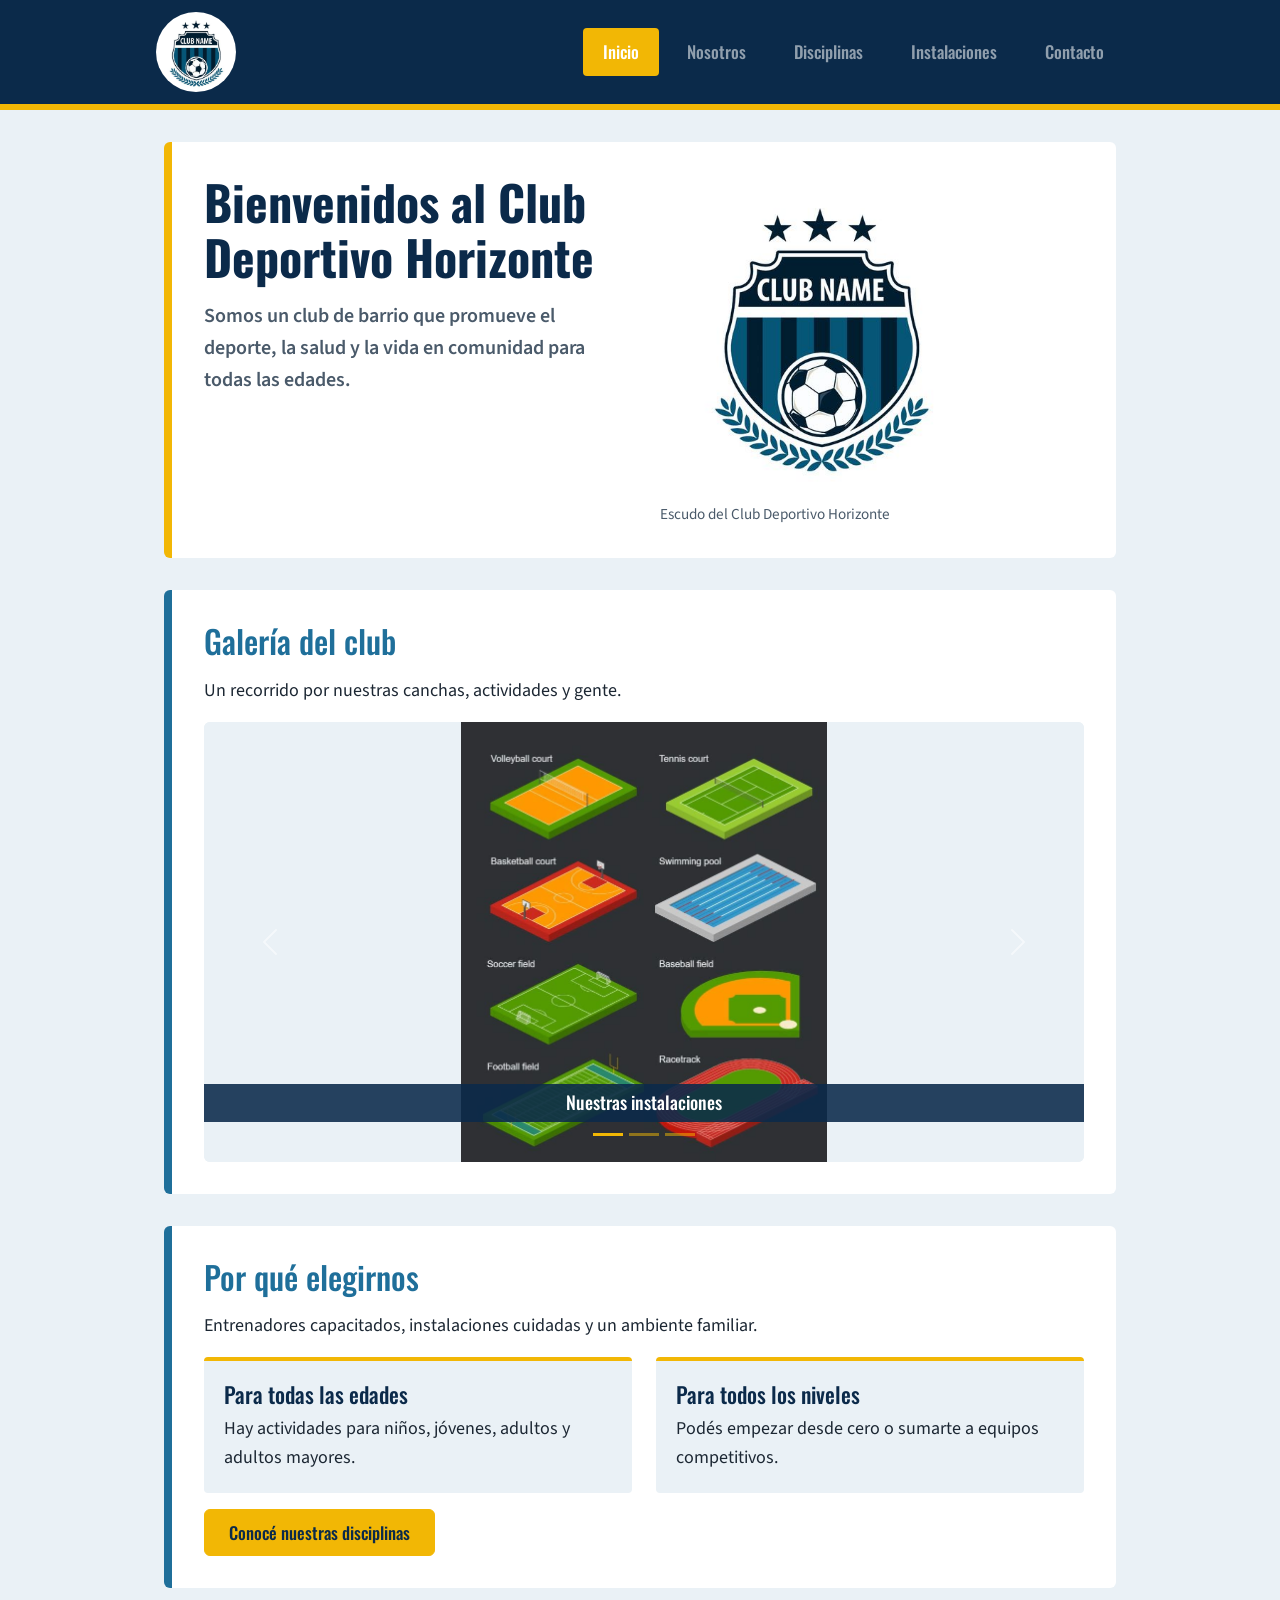
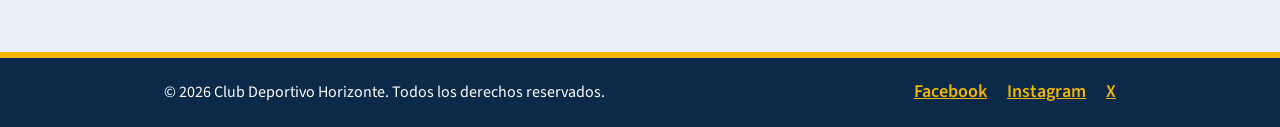
<file: index.html>
<!DOCTYPE html>
<html lang="es">
<head>
  <meta charset="UTF-8">
  <meta name="viewport" content="width=device-width, initial-scale=1.0">
  <title>Club Deportivo Horizonte | Deporte para toda la familia</title>
  <meta name="description" content="Club Deportivo Horizonte: un club de barrio con fútbol, básquet y natación para todas las edades. Conocé nuestras actividades, instalaciones y cómo asociarte.">
  <meta name="keywords" content="club deportivo, club de barrio, fútbol, básquet, natación, deporte para toda la familia, Buenos Aires">
  <meta name="author" content="Agustin">
  <link rel="icon" type="image/jpeg" href="assets/img/logo.jpg">
  <link rel="preconnect" href="https://fonts.googleapis.com">
  <link rel="preconnect" href="https://fonts.gstatic.com" crossorigin>
  <link href="https://fonts.googleapis.com/css2?family=Oswald:wght@500;700&family=Source+Sans+3:wght@400;600&display=swap" rel="stylesheet">
  <!-- Bootstrap (CSS por CDN): va antes de nuestro CSS para poder personalizarlo -->
  <link href="https://cdn.jsdelivr.net/npm/bootstrap@5.3.3/dist/css/bootstrap.min.css" rel="stylesheet">
  <!-- AOS: animaciones al hacer scroll -->
  <link href="https://cdn.jsdelivr.net/npm/aos@2.3.1/dist/aos.css" rel="stylesheet">
  <link rel="stylesheet" href="styles/style.css">
</head>
<body class="pagina">

  <header class="encabezado">
    <nav class="navbar navbar-expand-lg navbar-club" data-bs-theme="dark" aria-label="Navegación principal">
      <div class="container-fluid navbar__contenedor">
        <a class="navbar-brand logo" href="index.html">
          <img class="logo__imagen" src="assets/img/logo.jpg" alt="Escudo del Club Deportivo Horizonte">
        </a>
        <button class="navbar-toggler menu__boton" type="button" data-bs-toggle="collapse" data-bs-target="#menu-principal" aria-controls="menu-principal" aria-expanded="false" aria-label="Abrir o cerrar el menú">
          <span class="navbar-toggler-icon"></span>
        </button>
        <div class="collapse navbar-collapse" id="menu-principal">
          <ul class="navbar-nav ms-auto menu__lista">
            <li class="nav-item"><a class="nav-link menu__enlace menu__enlace--activo active" aria-current="page" href="index.html">Inicio</a></li>
            <li class="nav-item"><a class="nav-link menu__enlace" href="pages/nosotros.html">Nosotros</a></li>
            <li class="nav-item"><a class="nav-link menu__enlace" href="pages/disciplinas.html">Disciplinas</a></li>
            <li class="nav-item"><a class="nav-link menu__enlace" href="pages/instalaciones.html">Instalaciones</a></li>
            <li class="nav-item"><a class="nav-link menu__enlace" href="pages/contacto.html">Contacto</a></li>
          </ul>
        </div>
      </div>
    </nav>
  </header>

  <main class="contenido">
    <section class="seccion seccion--principal">
      <h1 class="titulo-principal">Bienvenidos al Club Deportivo Horizonte</h1>
      <p class="texto texto--destacado">Somos un club de barrio que promueve el deporte, la salud y la vida en comunidad para todas las edades.</p>
      <figure class="figura figura--escudo" data-aos="zoom-in" data-aos-delay="200">
        <img class="figura__imagen" src="assets/img/logo.jpg" alt="Escudo del Club Deportivo Horizonte">
        <figcaption class="figura__leyenda">Escudo del Club Deportivo Horizonte</figcaption>
      </figure>
    </section>

    <section class="seccion" data-aos="fade-up">
      <h2 class="titulo-seccion">Galería del club</h2>
      <p class="texto">Un recorrido por nuestras canchas, actividades y gente.</p>
      <div id="galeria-club" class="carousel slide galeria" data-bs-ride="carousel" aria-label="Galería de imágenes del club">
        <div class="carousel-indicators">
        <button type="button" class="galeria__indicador active" data-bs-target="#galeria-club" data-bs-slide-to="0" aria-current="true" aria-label="Imagen 1"></button>
        <button type="button" class="galeria__indicador" data-bs-target="#galeria-club" data-bs-slide-to="1" aria-label="Imagen 2"></button>
        <button type="button" class="galeria__indicador" data-bs-target="#galeria-club" data-bs-slide-to="2" aria-label="Imagen 3"></button>
        </div>
        <div class="carousel-inner galeria__marco">
        <div class="carousel-item active">
          <img class="d-block w-100 galeria__imagen" src="assets/img/instalaciones.jpg" alt="Canchas para cada deporte del club">
          <div class="carousel-caption galeria__leyenda">
            <h3 class="galeria__titulo">Nuestras instalaciones</h3>
          </div>
        </div>
        <div class="carousel-item">
          <img class="d-block w-100 galeria__imagen" src="assets/img/disciplinas.jpg" alt="Distintos deportes que se practican en el club">
          <div class="carousel-caption galeria__leyenda">
            <h3 class="galeria__titulo">Disciplinas para todos</h3>
          </div>
        </div>
        <div class="carousel-item">
          <img class="d-block w-100 galeria__imagen" src="assets/img/nosotros.jpg" alt="Personas del club saludando">
          <div class="carousel-caption galeria__leyenda">
            <h3 class="galeria__titulo">Una gran comunidad</h3>
          </div>
        </div>
        </div>
        <button class="carousel-control-prev galeria__control" type="button" data-bs-target="#galeria-club" data-bs-slide="prev">
          <span class="carousel-control-prev-icon" aria-hidden="true"></span>
          <span class="visually-hidden">Imagen anterior</span>
        </button>
        <button class="carousel-control-next galeria__control" type="button" data-bs-target="#galeria-club" data-bs-slide="next">
          <span class="carousel-control-next-icon" aria-hidden="true"></span>
          <span class="visually-hidden">Imagen siguiente</span>
        </button>
      </div>
    </section>

    <section class="seccion" data-aos="fade-up">
      <h2 class="titulo-seccion">Por qué elegirnos</h2>
      <p class="texto">Entrenadores capacitados, instalaciones cuidadas y un ambiente familiar.</p>
      <div class="tarjetas">
          <article class="tarjeta" data-aos="fade-up" data-aos-delay="0">
            <h3 class="tarjeta__titulo">Para todas las edades</h3>
            <p class="texto">Hay actividades para niños, jóvenes, adultos y adultos mayores.</p>
          </article>
          <article class="tarjeta" data-aos="fade-up" data-aos-delay="100">
            <h3 class="tarjeta__titulo">Para todos los niveles</h3>
            <p class="texto">Podés empezar desde cero o sumarte a equipos competitivos.</p>
          </article>
      </div>
      <div class="acciones">
        <a class="btn boton" href="pages/disciplinas.html">Conocé nuestras disciplinas</a>
      </div>
    </section>
  </main>

  <footer class="pie">
    <div class="pie__contenido">
      <p class="pie__texto">&copy; 2026 Club Deportivo Horizonte. Todos los derechos reservados.</p>
      <ul class="pie__redes">
        <li><a class="pie__enlace" href="https://www.facebook.com/" target="_blank" rel="noopener">Facebook</a></li>
        <li><a class="pie__enlace" href="https://www.instagram.com/" target="_blank" rel="noopener">Instagram</a></li>
        <li><a class="pie__enlace" href="https://x.com/" target="_blank" rel="noopener">X</a></li>
      </ul>
    </div>
  </footer>

  <!-- Bootstrap (JS por CDN): va justo antes de cerrar el body -->
  <script src="https://cdn.jsdelivr.net/npm/bootstrap@5.3.3/dist/js/bootstrap.bundle.min.js"></script>
  <!-- AOS (JS por CDN) y su inicialización -->
  <script src="https://cdn.jsdelivr.net/npm/aos@2.3.1/dist/aos.js"></script>
  <script>
    AOS.init({ duration: 800, once: true });
  </script>
</body>
</html>
</file>
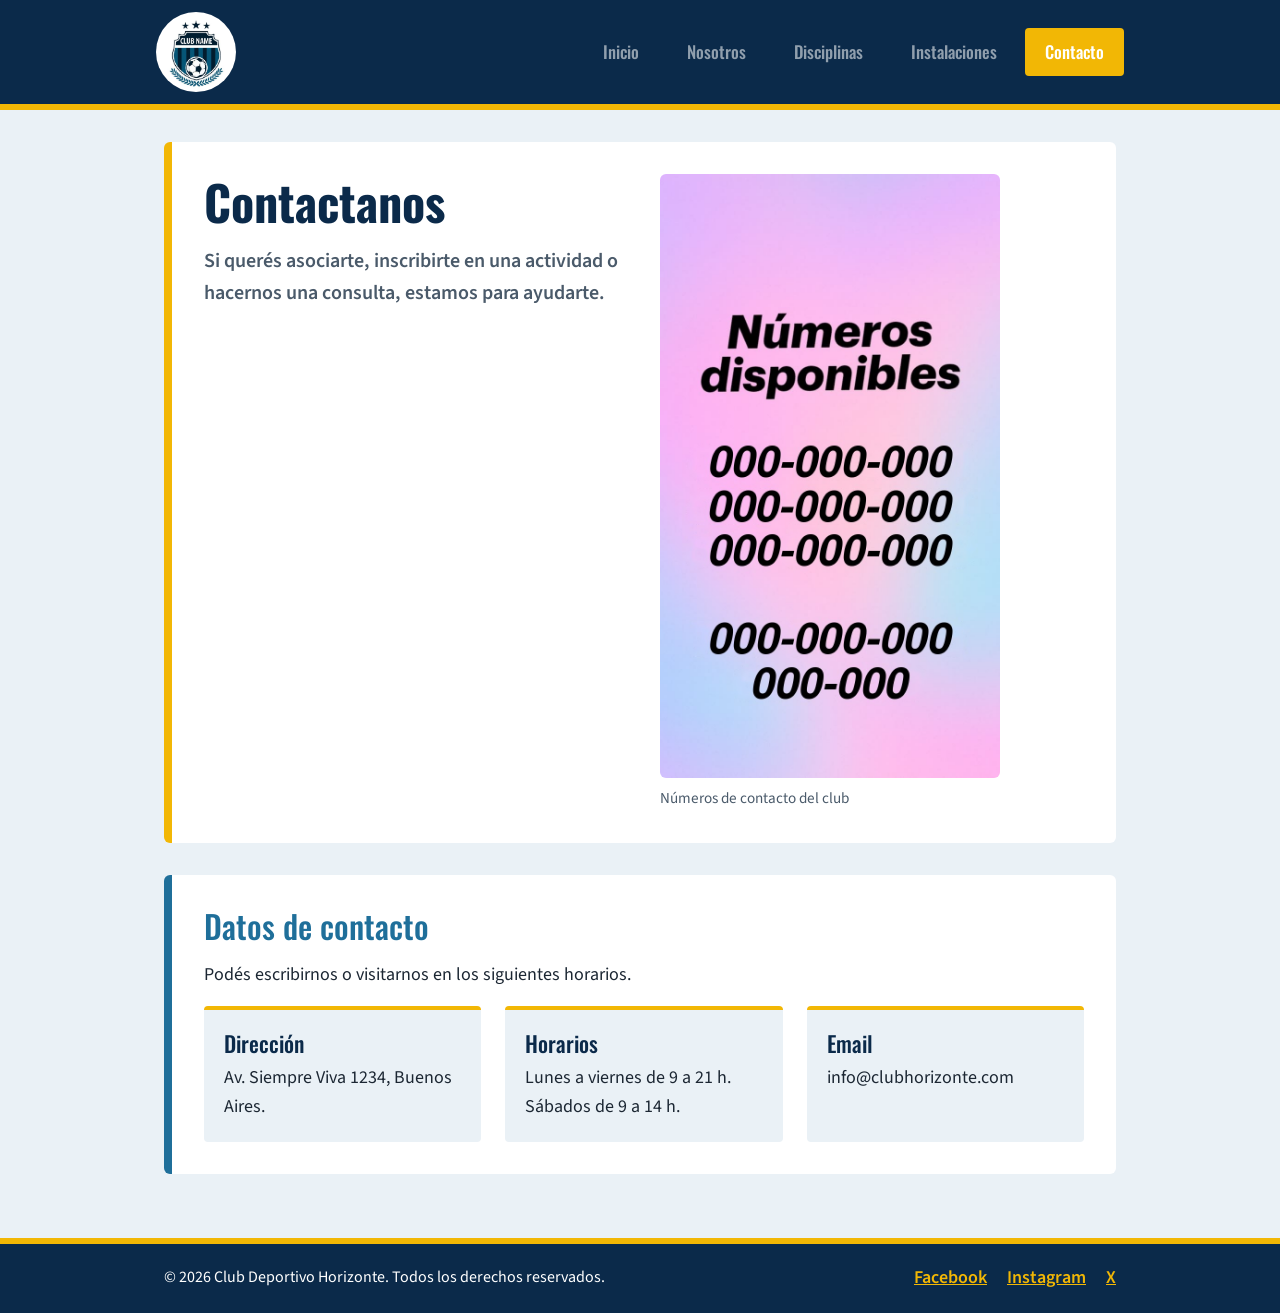
<file: pages/contacto.html>
<!DOCTYPE html>
<html lang="es">
<head>
  <meta charset="UTF-8">
  <meta name="viewport" content="width=device-width, initial-scale=1.0">
  <title>Contacto y horarios de atención | Club Deportivo Horizonte</title>
  <meta name="description" content="Contactá al Club Deportivo Horizonte: dirección, horarios de atención y email para asociarte, inscribirte en una actividad o hacer una consulta.">
  <meta name="keywords" content="contacto del club, horarios de atención, dirección del club, inscripción, asociarse, consultas">
  <meta name="author" content="Agustin">
  <link rel="icon" type="image/jpeg" href="../assets/img/logo.jpg">
  <link rel="preconnect" href="https://fonts.googleapis.com">
  <link rel="preconnect" href="https://fonts.gstatic.com" crossorigin>
  <link href="https://fonts.googleapis.com/css2?family=Oswald:wght@500;700&family=Source+Sans+3:wght@400;600&display=swap" rel="stylesheet">
  <!-- Bootstrap (CSS por CDN): va antes de nuestro CSS para poder personalizarlo -->
  <link href="https://cdn.jsdelivr.net/npm/bootstrap@5.3.3/dist/css/bootstrap.min.css" rel="stylesheet">
  <!-- AOS: animaciones al hacer scroll -->
  <link href="https://cdn.jsdelivr.net/npm/aos@2.3.1/dist/aos.css" rel="stylesheet">
  <link rel="stylesheet" href="../styles/style.css">
</head>
<body class="pagina">

  <header class="encabezado">
    <nav class="navbar navbar-expand-lg navbar-club" data-bs-theme="dark" aria-label="Navegación principal">
      <div class="container-fluid navbar__contenedor">
        <a class="navbar-brand logo" href="../index.html">
          <img class="logo__imagen" src="../assets/img/logo.jpg" alt="Escudo del Club Deportivo Horizonte">
        </a>
        <button class="navbar-toggler menu__boton" type="button" data-bs-toggle="collapse" data-bs-target="#menu-principal" aria-controls="menu-principal" aria-expanded="false" aria-label="Abrir o cerrar el menú">
          <span class="navbar-toggler-icon"></span>
        </button>
        <div class="collapse navbar-collapse" id="menu-principal">
          <ul class="navbar-nav ms-auto menu__lista">
            <li class="nav-item"><a class="nav-link menu__enlace" href="../index.html">Inicio</a></li>
            <li class="nav-item"><a class="nav-link menu__enlace" href="nosotros.html">Nosotros</a></li>
            <li class="nav-item"><a class="nav-link menu__enlace" href="disciplinas.html">Disciplinas</a></li>
            <li class="nav-item"><a class="nav-link menu__enlace" href="instalaciones.html">Instalaciones</a></li>
            <li class="nav-item"><a class="nav-link menu__enlace menu__enlace--activo active" aria-current="page" href="contacto.html">Contacto</a></li>
          </ul>
        </div>
      </div>
    </nav>
  </header>

  <main class="contenido">
    <section class="seccion seccion--principal">
      <h1 class="titulo-principal">Contactanos</h1>
      <p class="texto texto--destacado">Si querés asociarte, inscribirte en una actividad o hacernos una consulta, estamos para ayudarte.</p>
      <figure class="figura figura--vertical" data-aos="zoom-in" data-aos-delay="200">
        <img class="figura__imagen" src="../assets/img/contacto.jpg" alt="Números de contacto del club">
        <figcaption class="figura__leyenda">Números de contacto del club</figcaption>
      </figure>
    </section>

    <section class="seccion" data-aos="fade-up">
      <h2 class="titulo-seccion">Datos de contacto</h2>
      <p class="texto">Podés escribirnos o visitarnos en los siguientes horarios.</p>
      <div class="tarjetas">
          <article class="tarjeta" data-aos="fade-up" data-aos-delay="0">
            <h3 class="tarjeta__titulo">Dirección</h3>
            <p class="texto">Av. Siempre Viva 1234, Buenos Aires.</p>
          </article>
          <article class="tarjeta" data-aos="fade-up" data-aos-delay="100">
            <h3 class="tarjeta__titulo">Horarios</h3>
            <p class="texto">Lunes a viernes de 9 a 21 h. Sábados de 9 a 14 h.</p>
          </article>
          <article class="tarjeta" data-aos="fade-up" data-aos-delay="200">
            <h3 class="tarjeta__titulo">Email</h3>
            <p class="texto">info@clubhorizonte.com</p>
          </article>
      </div>
    </section>
  </main>

  <footer class="pie">
    <div class="pie__contenido">
      <p class="pie__texto">&copy; 2026 Club Deportivo Horizonte. Todos los derechos reservados.</p>
      <ul class="pie__redes">
        <li><a class="pie__enlace" href="https://www.facebook.com/" target="_blank" rel="noopener">Facebook</a></li>
        <li><a class="pie__enlace" href="https://www.instagram.com/" target="_blank" rel="noopener">Instagram</a></li>
        <li><a class="pie__enlace" href="https://x.com/" target="_blank" rel="noopener">X</a></li>
      </ul>
    </div>
  </footer>

  <!-- Bootstrap (JS por CDN): va justo antes de cerrar el body -->
  <script src="https://cdn.jsdelivr.net/npm/bootstrap@5.3.3/dist/js/bootstrap.bundle.min.js"></script>
  <!-- AOS (JS por CDN) y su inicialización -->
  <script src="https://cdn.jsdelivr.net/npm/aos@2.3.1/dist/aos.js"></script>
  <script>
    AOS.init({ duration: 800, once: true });
  </script>
</body>
</html>
</file>
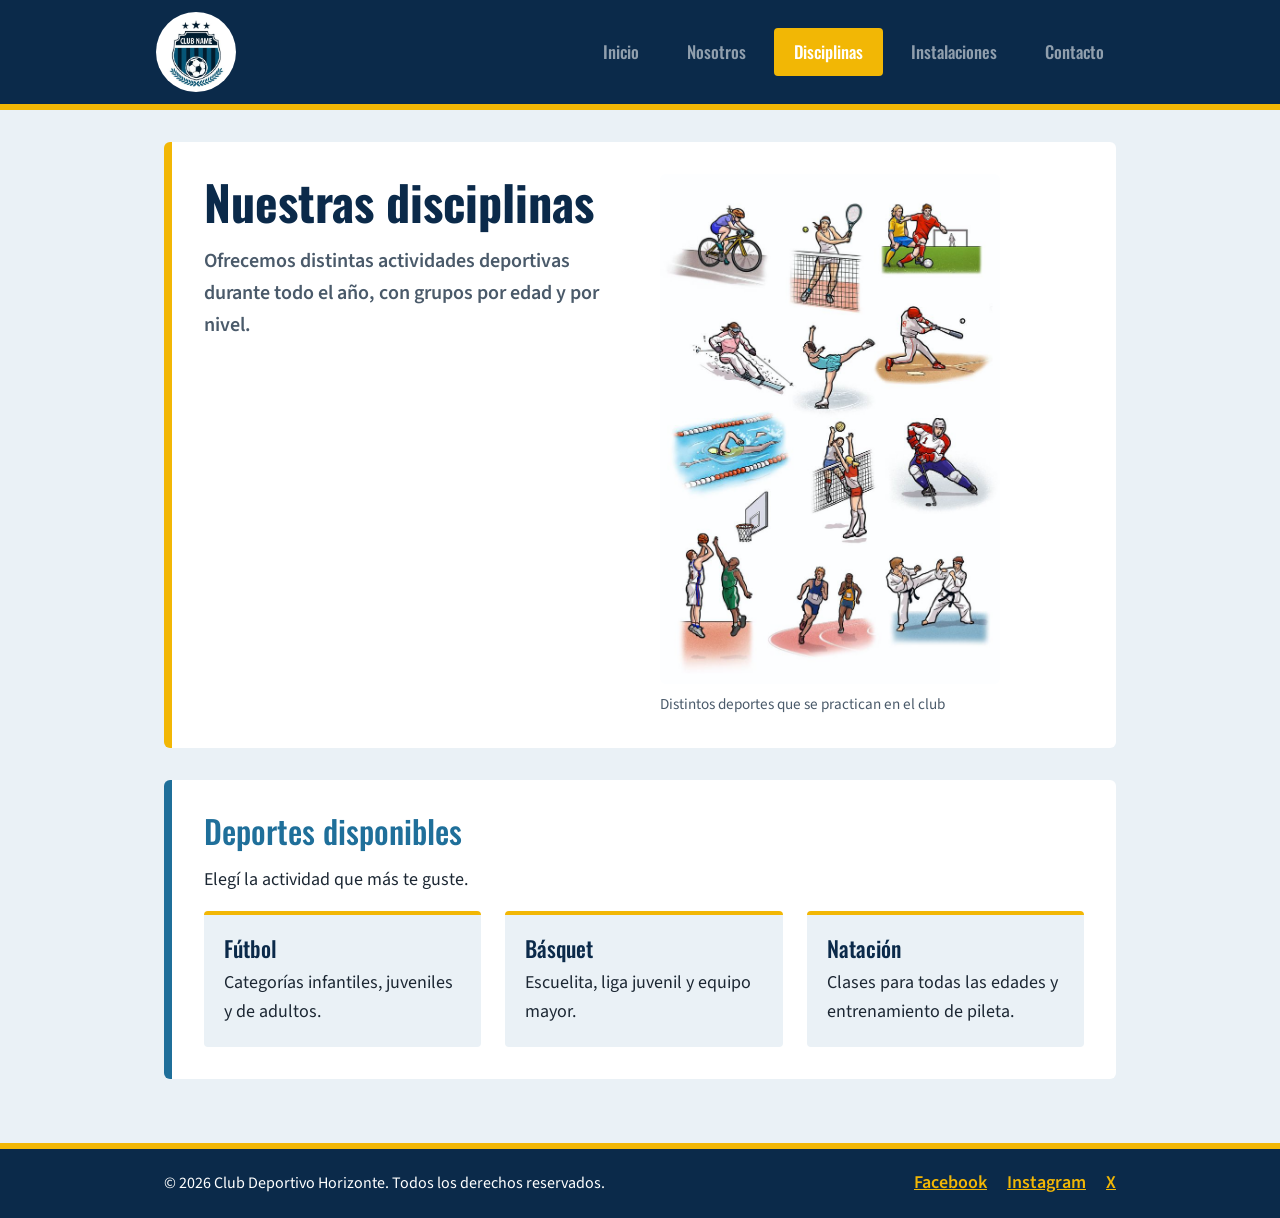
<file: pages/disciplinas.html>
<!DOCTYPE html>
<html lang="es">
<head>
  <meta charset="UTF-8">
  <meta name="viewport" content="width=device-width, initial-scale=1.0">
  <title>Disciplinas: fútbol, básquet y natación | Club Horizonte</title>
  <meta name="description" content="Descubrí las disciplinas del Club Deportivo Horizonte: fútbol, básquet y natación con grupos por edad y por nivel, desde escuelitas hasta equipos competitivos.">
  <meta name="keywords" content="disciplinas deportivas, escuelita de fútbol, básquet juvenil, clases de natación, deportes para niños y adultos">
  <meta name="author" content="Agustin">
  <link rel="icon" type="image/jpeg" href="../assets/img/logo.jpg">
  <link rel="preconnect" href="https://fonts.googleapis.com">
  <link rel="preconnect" href="https://fonts.gstatic.com" crossorigin>
  <link href="https://fonts.googleapis.com/css2?family=Oswald:wght@500;700&family=Source+Sans+3:wght@400;600&display=swap" rel="stylesheet">
  <!-- Bootstrap (CSS por CDN): va antes de nuestro CSS para poder personalizarlo -->
  <link href="https://cdn.jsdelivr.net/npm/bootstrap@5.3.3/dist/css/bootstrap.min.css" rel="stylesheet">
  <!-- AOS: animaciones al hacer scroll -->
  <link href="https://cdn.jsdelivr.net/npm/aos@2.3.1/dist/aos.css" rel="stylesheet">
  <link rel="stylesheet" href="../styles/style.css">
</head>
<body class="pagina">

  <header class="encabezado">
    <nav class="navbar navbar-expand-lg navbar-club" data-bs-theme="dark" aria-label="Navegación principal">
      <div class="container-fluid navbar__contenedor">
        <a class="navbar-brand logo" href="../index.html">
          <img class="logo__imagen" src="../assets/img/logo.jpg" alt="Escudo del Club Deportivo Horizonte">
        </a>
        <button class="navbar-toggler menu__boton" type="button" data-bs-toggle="collapse" data-bs-target="#menu-principal" aria-controls="menu-principal" aria-expanded="false" aria-label="Abrir o cerrar el menú">
          <span class="navbar-toggler-icon"></span>
        </button>
        <div class="collapse navbar-collapse" id="menu-principal">
          <ul class="navbar-nav ms-auto menu__lista">
            <li class="nav-item"><a class="nav-link menu__enlace" href="../index.html">Inicio</a></li>
            <li class="nav-item"><a class="nav-link menu__enlace" href="nosotros.html">Nosotros</a></li>
            <li class="nav-item"><a class="nav-link menu__enlace menu__enlace--activo active" aria-current="page" href="disciplinas.html">Disciplinas</a></li>
            <li class="nav-item"><a class="nav-link menu__enlace" href="instalaciones.html">Instalaciones</a></li>
            <li class="nav-item"><a class="nav-link menu__enlace" href="contacto.html">Contacto</a></li>
          </ul>
        </div>
      </div>
    </nav>
  </header>

  <main class="contenido">
    <section class="seccion seccion--principal">
      <h1 class="titulo-principal">Nuestras disciplinas</h1>
      <p class="texto texto--destacado">Ofrecemos distintas actividades deportivas durante todo el año, con grupos por edad y por nivel.</p>
      <figure class="figura figura--vertical" data-aos="zoom-in" data-aos-delay="200">
        <img class="figura__imagen" src="../assets/img/disciplinas.jpg" alt="Distintos deportes que se practican en el club">
        <figcaption class="figura__leyenda">Distintos deportes que se practican en el club</figcaption>
      </figure>
    </section>

    <section class="seccion" data-aos="fade-up">
      <h2 class="titulo-seccion">Deportes disponibles</h2>
      <p class="texto">Elegí la actividad que más te guste.</p>
      <div class="tarjetas">
          <article class="tarjeta" data-aos="fade-up" data-aos-delay="0">
            <h3 class="tarjeta__titulo">Fútbol</h3>
            <p class="texto">Categorías infantiles, juveniles y de adultos.</p>
          </article>
          <article class="tarjeta" data-aos="fade-up" data-aos-delay="100">
            <h3 class="tarjeta__titulo">Básquet</h3>
            <p class="texto">Escuelita, liga juvenil y equipo mayor.</p>
          </article>
          <article class="tarjeta" data-aos="fade-up" data-aos-delay="200">
            <h3 class="tarjeta__titulo">Natación</h3>
            <p class="texto">Clases para todas las edades y entrenamiento de pileta.</p>
          </article>
      </div>
    </section>
  </main>

  <footer class="pie">
    <div class="pie__contenido">
      <p class="pie__texto">&copy; 2026 Club Deportivo Horizonte. Todos los derechos reservados.</p>
      <ul class="pie__redes">
        <li><a class="pie__enlace" href="https://www.facebook.com/" target="_blank" rel="noopener">Facebook</a></li>
        <li><a class="pie__enlace" href="https://www.instagram.com/" target="_blank" rel="noopener">Instagram</a></li>
        <li><a class="pie__enlace" href="https://x.com/" target="_blank" rel="noopener">X</a></li>
      </ul>
    </div>
  </footer>

  <!-- Bootstrap (JS por CDN): va justo antes de cerrar el body -->
  <script src="https://cdn.jsdelivr.net/npm/bootstrap@5.3.3/dist/js/bootstrap.bundle.min.js"></script>
  <!-- AOS (JS por CDN) y su inicialización -->
  <script src="https://cdn.jsdelivr.net/npm/aos@2.3.1/dist/aos.js"></script>
  <script>
    AOS.init({ duration: 800, once: true });
  </script>
</body>
</html>
</file>
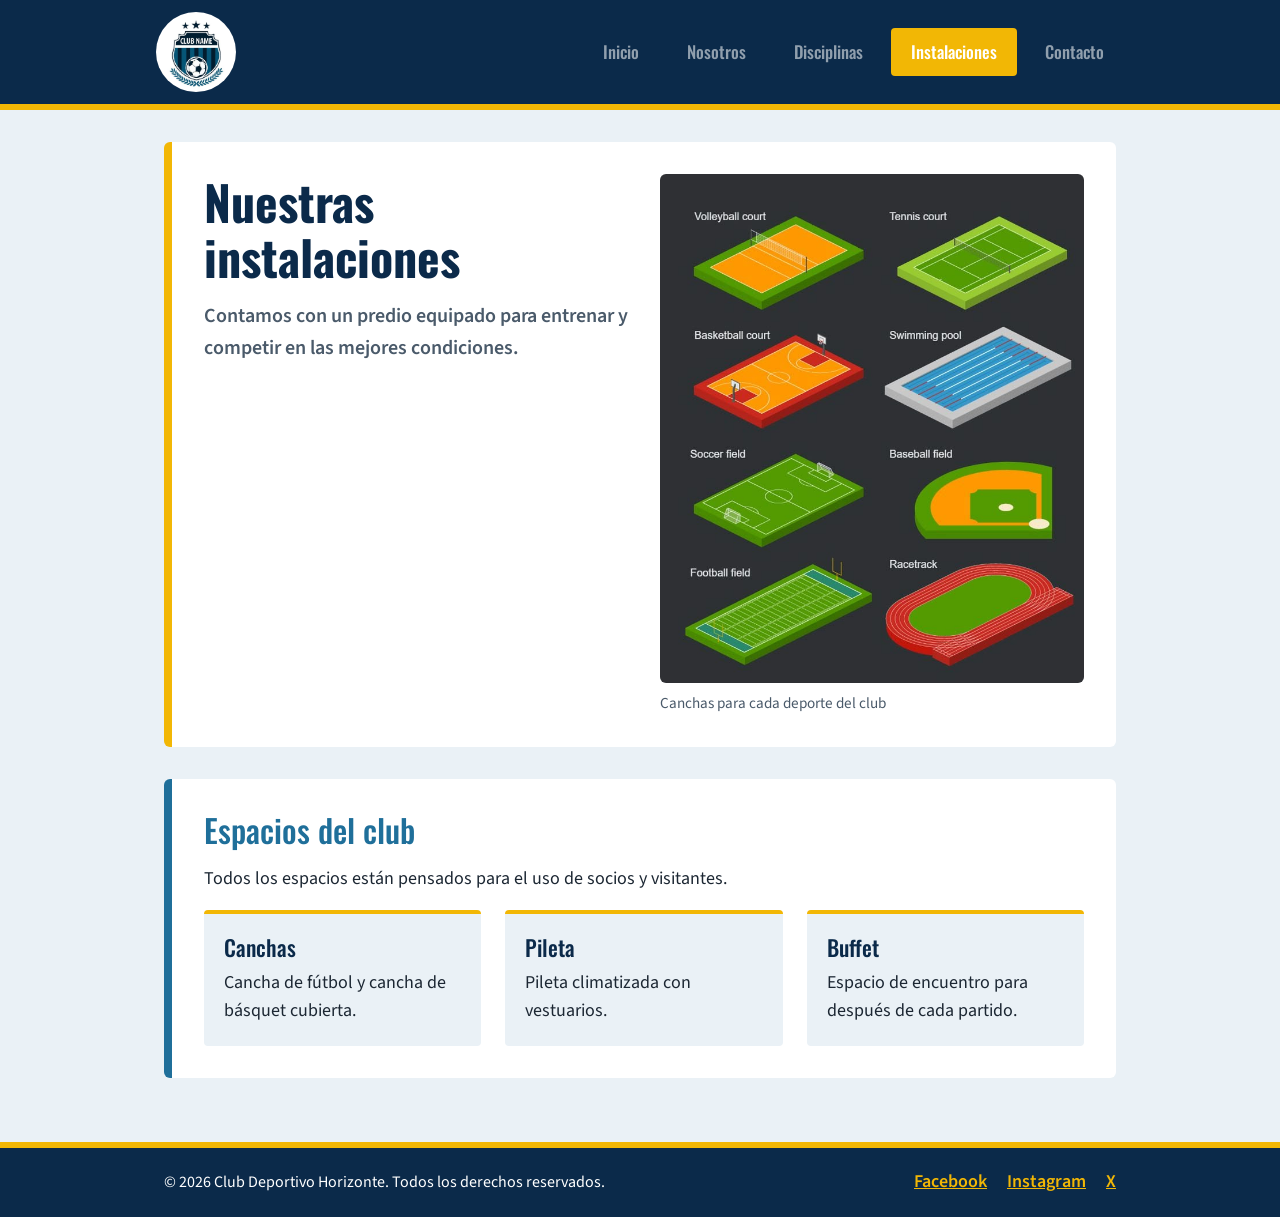
<file: pages/instalaciones.html>
<!DOCTYPE html>
<html lang="es">
<head>
  <meta charset="UTF-8">
  <meta name="viewport" content="width=device-width, initial-scale=1.0">
  <title>Instalaciones: canchas, pileta y buffet | Club Horizonte</title>
  <meta name="description" content="Recorré las instalaciones del Club Deportivo Horizonte: cancha de fútbol, cancha de básquet cubierta, pileta climatizada con vestuarios y buffet para después de cada partido.">
  <meta name="keywords" content="instalaciones del club, cancha de fútbol, cancha de básquet cubierta, pileta climatizada, vestuarios, buffet">
  <meta name="author" content="Agustin">
  <link rel="icon" type="image/jpeg" href="../assets/img/logo.jpg">
  <link rel="preconnect" href="https://fonts.googleapis.com">
  <link rel="preconnect" href="https://fonts.gstatic.com" crossorigin>
  <link href="https://fonts.googleapis.com/css2?family=Oswald:wght@500;700&family=Source+Sans+3:wght@400;600&display=swap" rel="stylesheet">
  <!-- Bootstrap (CSS por CDN): va antes de nuestro CSS para poder personalizarlo -->
  <link href="https://cdn.jsdelivr.net/npm/bootstrap@5.3.3/dist/css/bootstrap.min.css" rel="stylesheet">
  <!-- AOS: animaciones al hacer scroll -->
  <link href="https://cdn.jsdelivr.net/npm/aos@2.3.1/dist/aos.css" rel="stylesheet">
  <link rel="stylesheet" href="../styles/style.css">
</head>
<body class="pagina">

  <header class="encabezado">
    <nav class="navbar navbar-expand-lg navbar-club" data-bs-theme="dark" aria-label="Navegación principal">
      <div class="container-fluid navbar__contenedor">
        <a class="navbar-brand logo" href="../index.html">
          <img class="logo__imagen" src="../assets/img/logo.jpg" alt="Escudo del Club Deportivo Horizonte">
        </a>
        <button class="navbar-toggler menu__boton" type="button" data-bs-toggle="collapse" data-bs-target="#menu-principal" aria-controls="menu-principal" aria-expanded="false" aria-label="Abrir o cerrar el menú">
          <span class="navbar-toggler-icon"></span>
        </button>
        <div class="collapse navbar-collapse" id="menu-principal">
          <ul class="navbar-nav ms-auto menu__lista">
            <li class="nav-item"><a class="nav-link menu__enlace" href="../index.html">Inicio</a></li>
            <li class="nav-item"><a class="nav-link menu__enlace" href="nosotros.html">Nosotros</a></li>
            <li class="nav-item"><a class="nav-link menu__enlace" href="disciplinas.html">Disciplinas</a></li>
            <li class="nav-item"><a class="nav-link menu__enlace menu__enlace--activo active" aria-current="page" href="instalaciones.html">Instalaciones</a></li>
            <li class="nav-item"><a class="nav-link menu__enlace" href="contacto.html">Contacto</a></li>
          </ul>
        </div>
      </div>
    </nav>
  </header>

  <main class="contenido">
    <section class="seccion seccion--principal">
      <h1 class="titulo-principal">Nuestras instalaciones</h1>
      <p class="texto texto--destacado">Contamos con un predio equipado para entrenar y competir en las mejores condiciones.</p>
      <figure class="figura figura--ancha" data-aos="zoom-in" data-aos-delay="200">
        <img class="figura__imagen" src="../assets/img/instalaciones.jpg" alt="Canchas para cada deporte del club">
        <figcaption class="figura__leyenda">Canchas para cada deporte del club</figcaption>
      </figure>
    </section>

    <section class="seccion" data-aos="fade-up">
      <h2 class="titulo-seccion">Espacios del club</h2>
      <p class="texto">Todos los espacios están pensados para el uso de socios y visitantes.</p>
      <div class="tarjetas">
          <article class="tarjeta" data-aos="fade-up" data-aos-delay="0">
            <h3 class="tarjeta__titulo">Canchas</h3>
            <p class="texto">Cancha de fútbol y cancha de básquet cubierta.</p>
          </article>
          <article class="tarjeta" data-aos="fade-up" data-aos-delay="100">
            <h3 class="tarjeta__titulo">Pileta</h3>
            <p class="texto">Pileta climatizada con vestuarios.</p>
          </article>
          <article class="tarjeta" data-aos="fade-up" data-aos-delay="200">
            <h3 class="tarjeta__titulo">Buffet</h3>
            <p class="texto">Espacio de encuentro para después de cada partido.</p>
          </article>
      </div>
    </section>
  </main>

  <footer class="pie">
    <div class="pie__contenido">
      <p class="pie__texto">&copy; 2026 Club Deportivo Horizonte. Todos los derechos reservados.</p>
      <ul class="pie__redes">
        <li><a class="pie__enlace" href="https://www.facebook.com/" target="_blank" rel="noopener">Facebook</a></li>
        <li><a class="pie__enlace" href="https://www.instagram.com/" target="_blank" rel="noopener">Instagram</a></li>
        <li><a class="pie__enlace" href="https://x.com/" target="_blank" rel="noopener">X</a></li>
      </ul>
    </div>
  </footer>

  <!-- Bootstrap (JS por CDN): va justo antes de cerrar el body -->
  <script src="https://cdn.jsdelivr.net/npm/bootstrap@5.3.3/dist/js/bootstrap.bundle.min.js"></script>
  <!-- AOS (JS por CDN) y su inicialización -->
  <script src="https://cdn.jsdelivr.net/npm/aos@2.3.1/dist/aos.js"></script>
  <script>
    AOS.init({ duration: 800, once: true });
  </script>
</body>
</html>
</file>
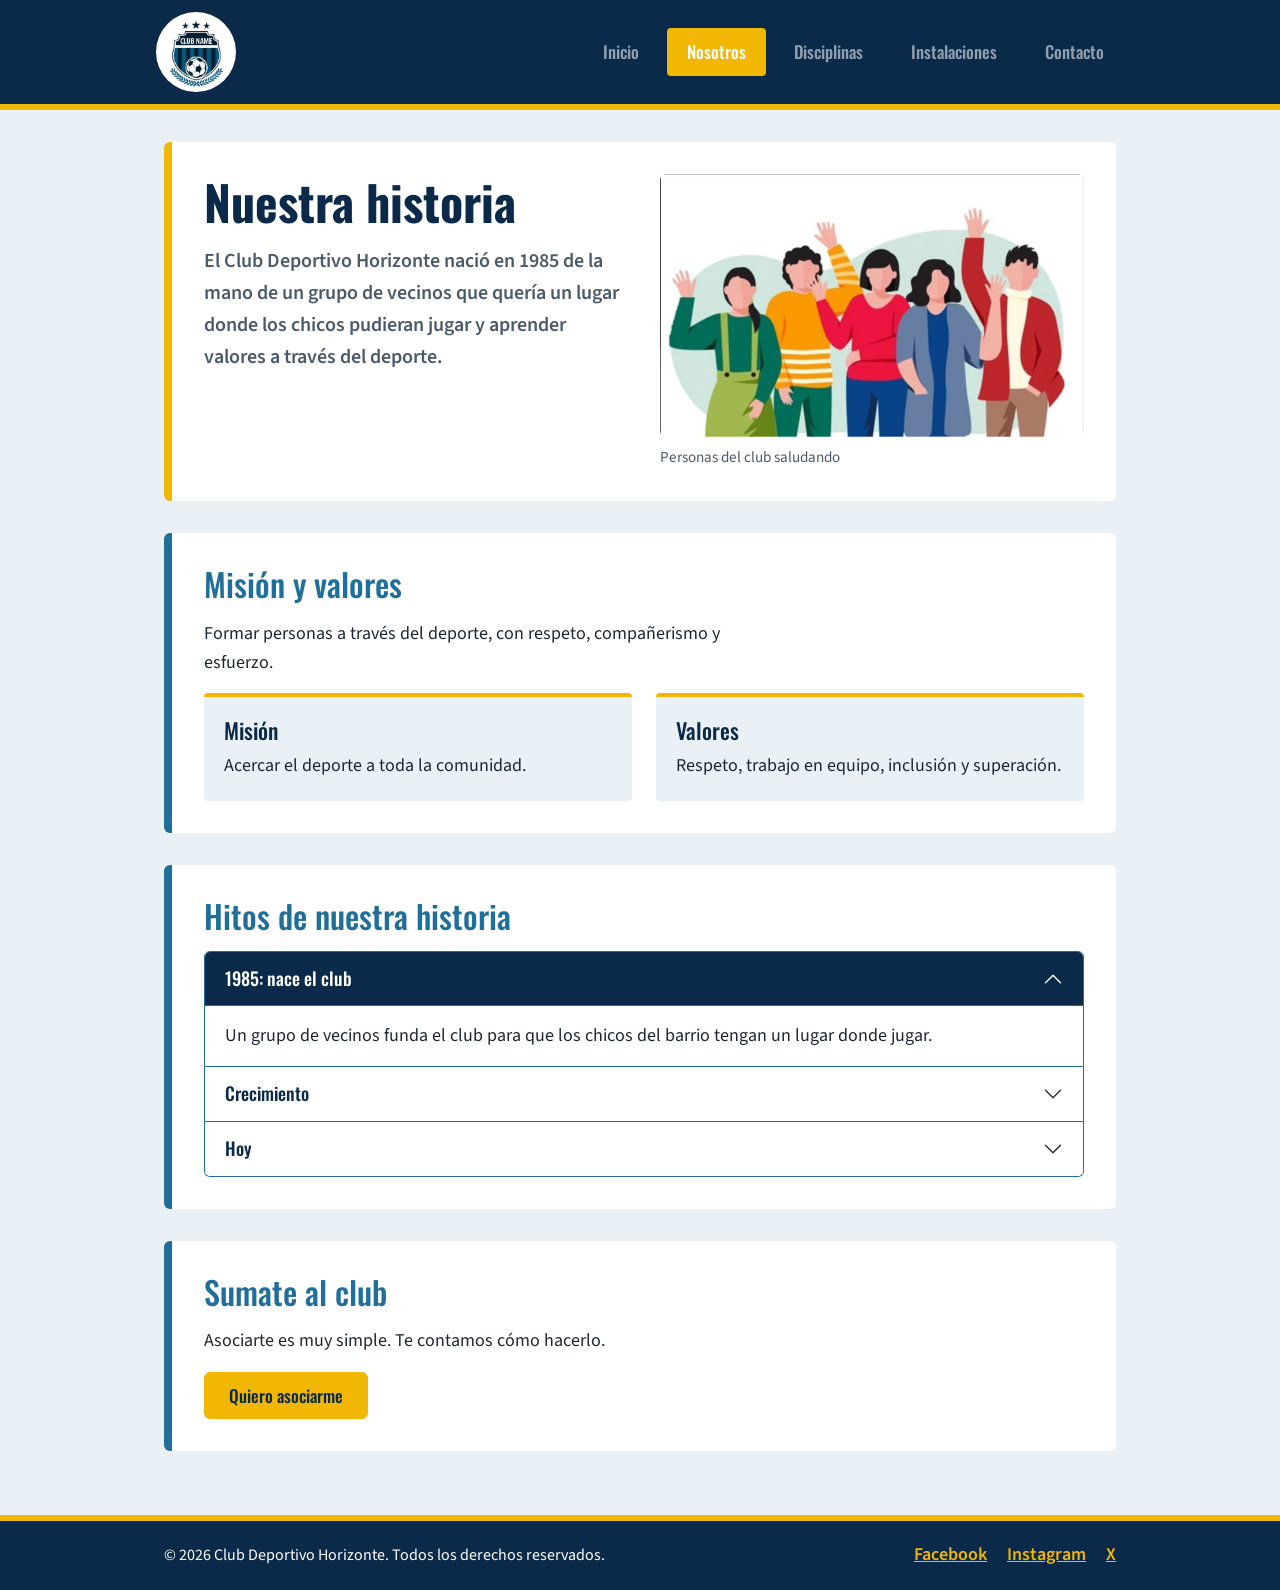
<file: pages/nosotros.html>
<!DOCTYPE html>
<html lang="es">
<head>
  <meta charset="UTF-8">
  <meta name="viewport" content="width=device-width, initial-scale=1.0">
  <title>Nuestra historia, misión y valores | Club Deportivo Horizonte</title>
  <meta name="description" content="Conocé la historia del Club Deportivo Horizonte, fundado en 1985 por un grupo de vecinos, y los valores que guían nuestro trabajo: respeto, compañerismo e inclusión.">
  <meta name="keywords" content="historia del club, misión y valores, club fundado en 1985, club de barrio, asociarse al club, comunidad deportiva">
  <meta name="author" content="Agustin">
  <link rel="icon" type="image/jpeg" href="../assets/img/logo.jpg">
  <link rel="preconnect" href="https://fonts.googleapis.com">
  <link rel="preconnect" href="https://fonts.gstatic.com" crossorigin>
  <link href="https://fonts.googleapis.com/css2?family=Oswald:wght@500;700&family=Source+Sans+3:wght@400;600&display=swap" rel="stylesheet">
  <!-- Bootstrap (CSS por CDN): va antes de nuestro CSS para poder personalizarlo -->
  <link href="https://cdn.jsdelivr.net/npm/bootstrap@5.3.3/dist/css/bootstrap.min.css" rel="stylesheet">
  <!-- AOS: animaciones al hacer scroll -->
  <link href="https://cdn.jsdelivr.net/npm/aos@2.3.1/dist/aos.css" rel="stylesheet">
  <link rel="stylesheet" href="../styles/style.css">
</head>
<body class="pagina">

  <header class="encabezado">
    <nav class="navbar navbar-expand-lg navbar-club" data-bs-theme="dark" aria-label="Navegación principal">
      <div class="container-fluid navbar__contenedor">
        <a class="navbar-brand logo" href="../index.html">
          <img class="logo__imagen" src="../assets/img/logo.jpg" alt="Escudo del Club Deportivo Horizonte">
        </a>
        <button class="navbar-toggler menu__boton" type="button" data-bs-toggle="collapse" data-bs-target="#menu-principal" aria-controls="menu-principal" aria-expanded="false" aria-label="Abrir o cerrar el menú">
          <span class="navbar-toggler-icon"></span>
        </button>
        <div class="collapse navbar-collapse" id="menu-principal">
          <ul class="navbar-nav ms-auto menu__lista">
            <li class="nav-item"><a class="nav-link menu__enlace" href="../index.html">Inicio</a></li>
            <li class="nav-item"><a class="nav-link menu__enlace menu__enlace--activo active" aria-current="page" href="nosotros.html">Nosotros</a></li>
            <li class="nav-item"><a class="nav-link menu__enlace" href="disciplinas.html">Disciplinas</a></li>
            <li class="nav-item"><a class="nav-link menu__enlace" href="instalaciones.html">Instalaciones</a></li>
            <li class="nav-item"><a class="nav-link menu__enlace" href="contacto.html">Contacto</a></li>
          </ul>
        </div>
      </div>
    </nav>
  </header>

  <main class="contenido">
    <section class="seccion seccion--principal">
      <h1 class="titulo-principal">Nuestra historia</h1>
      <p class="texto texto--destacado">El Club Deportivo Horizonte nació en 1985 de la mano de un grupo de vecinos que quería un lugar donde los chicos pudieran jugar y aprender valores a través del deporte.</p>
      <figure class="figura figura--ancha" data-aos="zoom-in" data-aos-delay="200">
        <img class="figura__imagen" src="../assets/img/nosotros.jpg" alt="Personas del club saludando">
        <figcaption class="figura__leyenda">Personas del club saludando</figcaption>
      </figure>
    </section>

    <section class="seccion" data-aos="fade-up">
      <h2 class="titulo-seccion">Misión y valores</h2>
      <p class="texto">Formar personas a través del deporte, con respeto, compañerismo y esfuerzo.</p>
      <div class="tarjetas">
          <article class="tarjeta" data-aos="fade-up" data-aos-delay="0">
            <h3 class="tarjeta__titulo">Misión</h3>
            <p class="texto">Acercar el deporte a toda la comunidad.</p>
          </article>
          <article class="tarjeta" data-aos="fade-up" data-aos-delay="100">
            <h3 class="tarjeta__titulo">Valores</h3>
            <p class="texto">Respeto, trabajo en equipo, inclusión y superación.</p>
          </article>
      </div>
    </section>

    <section class="seccion" data-aos="fade-up">
      <h2 class="titulo-seccion">Hitos de nuestra historia</h2>
      <div class="accordion hitos" id="hitos-club">
        <div class="accordion-item hitos__item">
          <h3 class="accordion-header">
            <button class="accordion-button hitos__boton" type="button" data-bs-toggle="collapse" data-bs-target="#hito-1" aria-expanded="true" aria-controls="hito-1">1985: nace el club</button>
          </h3>
          <div id="hito-1" class="accordion-collapse collapse show" data-bs-parent="#hitos-club">
            <div class="accordion-body hitos__cuerpo">Un grupo de vecinos funda el club para que los chicos del barrio tengan un lugar donde jugar.</div>
          </div>
        </div>
        <div class="accordion-item hitos__item">
          <h3 class="accordion-header">
            <button class="accordion-button hitos__boton collapsed" type="button" data-bs-toggle="collapse" data-bs-target="#hito-2" aria-expanded="false" aria-controls="hito-2">Crecimiento</button>
          </h3>
          <div id="hito-2" class="accordion-collapse collapse" data-bs-parent="#hitos-club">
            <div class="accordion-body hitos__cuerpo">Se suman nuevas disciplinas, equipos juveniles y un predio con canchas y pileta.</div>
          </div>
        </div>
        <div class="accordion-item hitos__item">
          <h3 class="accordion-header">
            <button class="accordion-button hitos__boton collapsed" type="button" data-bs-toggle="collapse" data-bs-target="#hito-3" aria-expanded="false" aria-controls="hito-3">Hoy</button>
          </h3>
          <div id="hito-3" class="accordion-collapse collapse" data-bs-parent="#hitos-club">
            <div class="accordion-body hitos__cuerpo">Somos una comunidad que reúne a familias de todas las edades alrededor del deporte.</div>
          </div>
        </div>
      </div>
    </section>

    <section class="seccion" data-aos="fade-up">
      <h2 class="titulo-seccion">Sumate al club</h2>
      <p class="texto">Asociarte es muy simple. Te contamos cómo hacerlo.</p>
      <div class="acciones">
        <button type="button" class="btn boton" data-bs-toggle="modal" data-bs-target="#modal-socio">Quiero asociarme</button>
      </div>
    </section>

    <div class="modal fade" id="modal-socio" tabindex="-1" aria-labelledby="modal-socio-titulo" aria-hidden="true">
      <div class="modal-dialog modal-dialog-centered">
        <div class="modal-content ventana">
          <div class="modal-header">
            <h2 class="modal-title ventana__titulo" id="modal-socio-titulo">¿Cómo asociarte?</h2>
            <button type="button" class="btn-close ventana__cerrar" data-bs-dismiss="modal" aria-label="Cerrar"></button>
          </div>
          <div class="modal-body">
            <p class="texto">Acercate a la secretaría de lunes a viernes de 9 a 21 h o escribinos a info@clubhorizonte.com y te contamos los pasos.</p>
          </div>
          <div class="modal-footer">
            <button type="button" class="btn boton boton--secundario" data-bs-dismiss="modal">Cerrar</button>
          </div>
        </div>
      </div>
    </div>
  </main>

  <footer class="pie">
    <div class="pie__contenido">
      <p class="pie__texto">&copy; 2026 Club Deportivo Horizonte. Todos los derechos reservados.</p>
      <ul class="pie__redes">
        <li><a class="pie__enlace" href="https://www.facebook.com/" target="_blank" rel="noopener">Facebook</a></li>
        <li><a class="pie__enlace" href="https://www.instagram.com/" target="_blank" rel="noopener">Instagram</a></li>
        <li><a class="pie__enlace" href="https://x.com/" target="_blank" rel="noopener">X</a></li>
      </ul>
    </div>
  </footer>

  <!-- Bootstrap (JS por CDN): va justo antes de cerrar el body -->
  <script src="https://cdn.jsdelivr.net/npm/bootstrap@5.3.3/dist/js/bootstrap.bundle.min.js"></script>
  <!-- AOS (JS por CDN) y su inicialización -->
  <script src="https://cdn.jsdelivr.net/npm/aos@2.3.1/dist/aos.js"></script>
  <script>
    AOS.init({ duration: 800, once: true });
  </script>
</body>
</html>
</file>
<file: styles/style.css>
@charset "UTF-8";
/* ==========================================================
   VARIABLES - Todos los valores que se repiten viven acá.
   Si querés cambiar un color o una medida, se cambia una
   sola vez en este archivo.
   ========================================================== */
/* ---------- Colores (paleta tomada del escudo) ---------- */
/* Transparencias derivadas del azul marino */
/* ---------- Tipografía (siempre con fuente de respaldo) ---------- */
/* ---------- Espaciado ---------- */
/* ---------- Bordes y radios ---------- */
/* ---------- Transiciones ---------- */
/* ---------- Medidas del layout ---------- */
/* ---------- Breakpoints (mobile-first: siempre min-width) ---------- */
/* ---------- Ícono del acordeón abierto (flecha blanca) ---------- */
/* ==========================================================
   MIXINS - Bloques de estilo reutilizables
   ========================================================== */
/* ==========================================================
   PLACEHOLDERS - Estilos compartidos para usar con @extend
   (un placeholder no genera CSS por sí solo: se arma con los
   selectores que lo extienden)
   ========================================================== */
.pie__contenido, .contenido, .navbar__contenedor {
  max-width: 1000px;
  margin: 0 auto;
}

.logo, .logo__imagen {
  border-radius: 50%;
}

/* ---------- 1. REINICIO GLOBAL (Box Model) ---------- */
* {
  margin: 0;
  padding: 0;
  box-sizing: border-box;
}

/* ---------- 2. BASE (mobile) ---------- */
.pagina {
  display: flex;
  flex-direction: column;
  min-height: 100vh;
  font-family: "Source Sans 3", Arial, sans-serif;
  font-size: 1.0625rem;
  line-height: 1.6;
  color: #1c2733;
  background-color: #eaf1f6;
}
@media (min-width: 768px) {
  .pagina {
    font-size: 1.125rem;
  }
}

/* Bootstrap agrega márgenes y rellenos a estas etiquetas: los quitamos
   para seguir controlando el espaciado con gap */
h1, h2, h3, p, ul, figure {
  margin: 0;
}

ul {
  padding: 0;
  list-style: none;
}

img {
  display: block;
  max-width: 100%;
  height: auto;
}

a {
  color: #1f6f9a;
}

/* ---------- TIPOGRAFÍA (mobile) ---------- */
.titulo-principal {
  grid-area: titulo;
  font-family: "Oswald", "Arial Narrow", sans-serif;
  font-size: 2.25rem;
  font-weight: 700;
  line-height: 1.15;
  color: #0b2a4a;
}
@media (min-width: 768px) {
  .titulo-principal {
    font-size: 2.75rem;
  }
}
@media (min-width: 1024px) {
  .titulo-principal {
    font-size: 3rem;
  }
}
@media (prefers-reduced-motion: no-preference) {
  .titulo-principal {
    animation: aparecer-arriba 0.8s ease-out 0s both;
  }
}

.titulo-seccion {
  font-family: "Oswald", "Arial Narrow", sans-serif;
  font-size: 1.625rem;
  font-weight: 500;
  line-height: 1.2;
  color: #1f6f9a;
}
@media (min-width: 768px) {
  .titulo-seccion {
    font-size: 2rem;
  }
}

.texto {
  font-size: 1.0625rem;
  font-weight: 400;
  max-width: 65ch;
}
@media (min-width: 768px) {
  .texto {
    font-size: 1.125rem;
  }
}
.texto--destacado {
  grid-area: texto;
  font-size: 1.125rem;
  font-weight: 600;
  color: #4a5a6a;
}
@media (min-width: 768px) {
  .texto--destacado {
    font-size: 1.25rem;
  }
}
@media (prefers-reduced-motion: no-preference) {
  .texto--destacado {
    animation: aparecer-arriba 0.8s ease-out 0.2s both;
  }
}

/* ---------- ANIMACIONES NATIVAS (@keyframes) ---------- */
@keyframes aparecer-arriba {
  from {
    opacity: 0;
    transform: translateY(24px);
  }
  to {
    opacity: 1;
    transform: none;
  }
}
/* ---------- ENCABEZADO Y LOGO ---------- */
.encabezado {
  background-color: #0b2a4a;
  border-bottom: 6px solid #f2b705;
}

.logo {
  display: block;
  padding: 0;
  margin: 0;
  transition: transform 0.25s ease;
}
.logo__imagen {
  width: 72px;
  height: 72px;
  background-color: #ffffff;
}
@media (min-width: 768px) {
  .logo__imagen {
    width: 80px;
    height: 80px;
  }
}
.logo:hover {
  transform: scale(1.06);
}
.logo:focus-visible {
  outline: 3px solid #f2b705;
  outline-offset: 4px;
}
.logo:active {
  transform: scale(0.96);
}

/* ---------- NAVBAR DE BOOTSTRAP (personalizada) ---------- */
/* Variables de Bootstrap redefinidas con nuestra paleta */
.navbar-club {
  --bs-navbar-color: #ffffff;
  --bs-navbar-hover-color: #ffffff;
  --bs-navbar-active-color: #0b2a4a;
  --bs-navbar-nav-link-padding-x: 20px;
  padding: 12px 0;
}

.navbar__contenedor {
  padding-left: 16px;
  padding-right: 16px;
}

.menu__boton {
  transition: background-color 0.25s ease, transform 0.15s ease;
}
.menu__boton:hover {
  background-color: #1f6f9a;
}
.menu__boton:focus-visible {
  outline: 3px solid #f2b705;
  outline-offset: 3px;
  box-shadow: none;
}
.menu__boton:active {
  transform: scale(0.94);
}
.menu__lista {
  --bs-nav-link-padding-x: 20px;
  --bs-nav-link-padding-y: 10px;
  gap: 8px;
  padding-top: 12px;
}
@media (min-width: 992px) {
  .menu__lista {
    padding-top: 0;
  }
}
.menu__enlace {
  font-family: "Oswald", "Arial Narrow", sans-serif;
  font-size: 1.0625rem;
  font-weight: 500;
  border-radius: 4px;
  transition: background-color 0.25s ease, color 0.25s ease, transform 0.15s ease;
}
.menu__enlace:hover {
  background-color: #1f6f9a;
}
.menu__enlace:focus-visible {
  outline: 3px solid #f2b705;
  outline-offset: 2px;
}
.menu__enlace:active {
  background-color: #0b2a4a;
  transform: scale(0.96);
}
.menu__enlace--activo {
  background-color: #f2b705;
}
.menu__enlace--activo:hover, .menu__enlace--activo:active {
  background-color: #f2b705;
}

/* ---------- CONTENIDO PRINCIPAL (mobile: secciones apiladas) ---------- */
.contenido {
  flex: 1;
  width: 100%;
  padding: 20px 16px;
}
@media (min-width: 768px) {
  .contenido {
    padding: 32px 24px;
  }
}

.seccion {
  display: flex;
  flex-direction: column;
  gap: 16px;
  background-color: #ffffff;
  border-left: 8px solid #1f6f9a;
  border-radius: 6px;
  padding: 20px;
  margin-bottom: 24px;
}
.seccion--principal {
  display: grid;
  grid-template-columns: 1fr;
  grid-template-areas: "titulo" "texto" "imagen";
  gap: 16px;
  border-left-color: #f2b705;
}
@media (min-width: 1024px) {
  .seccion--principal {
    grid-template-columns: 1fr 1fr;
    grid-template-rows: auto 1fr;
    grid-template-areas: "titulo imagen" "texto  imagen";
    column-gap: 32px;
    align-items: start;
  }
}
@media (min-width: 768px) {
  .seccion {
    padding: 32px;
    margin-bottom: 32px;
  }
}

/* ---------- IMÁGENES ---------- */
.figura {
  grid-area: imagen;
  width: 100%;
}
.figura__imagen {
  width: 100%;
  border-radius: 6px;
}
.figura__leyenda {
  margin-top: 8px;
  font-size: 0.95rem;
  color: #4a5a6a;
}
.figura--escudo {
  max-width: 320px;
}
.figura--ancha {
  max-width: 640px;
}
.figura--vertical {
  max-width: 340px;
}
@media (min-width: 1024px) {
  .figura {
    align-self: center;
  }
}

/* ---------- TARJETAS (mobile: una debajo de otra) ---------- */
.tarjetas {
  display: flex;
  flex-direction: column;
  gap: 16px;
}
@media (min-width: 768px) {
  .tarjetas {
    flex-direction: row;
    gap: 24px;
  }
}

.tarjeta {
  display: flex;
  flex-direction: column;
  gap: 8px;
  background-color: #eaf1f6;
  border-top: 4px solid #f2b705;
  border-radius: 4px;
  padding: 20px;
}
.tarjeta__titulo {
  font-family: "Oswald", "Arial Narrow", sans-serif;
  font-size: 1.375rem;
  font-weight: 500;
  color: #0b2a4a;
}
@media (min-width: 768px) {
  .tarjeta {
    flex: 1 1 0;
  }
}

/* ---------- BOTONES (Bootstrap + paleta propia) ---------- */
.acciones {
  display: flex;
  flex-wrap: wrap;
  gap: 12px;
}

.boton {
  --bs-btn-color: #0b2a4a;
  --bs-btn-bg: #f2b705;
  --bs-btn-border-color: #f2b705;
  --bs-btn-hover-color: #ffffff;
  --bs-btn-hover-bg: #1f6f9a;
  --bs-btn-hover-border-color: #1f6f9a;
  --bs-btn-active-color: #ffffff;
  --bs-btn-active-bg: #0b2a4a;
  --bs-btn-active-border-color: #0b2a4a;
  --bs-btn-padding-x: 24px;
  --bs-btn-padding-y: 10px;
  font-family: "Oswald", "Arial Narrow", sans-serif;
  font-size: 1.0625rem;
  font-weight: 500;
  transition: background-color 0.25s ease, color 0.25s ease, border-color 0.25s ease, transform 0.15s ease;
}
.boton:hover {
  transform: translateY(-2px);
}
.boton:focus-visible {
  outline: 3px solid #0b2a4a;
  outline-offset: 3px;
  box-shadow: none;
}
.boton:active {
  transform: translateY(0) scale(0.97);
}
.boton--secundario {
  --bs-btn-color: #0b2a4a;
  --bs-btn-bg: transparent;
  --bs-btn-border-color: #1f6f9a;
  --bs-btn-hover-bg: #1f6f9a;
  --bs-btn-hover-border-color: #1f6f9a;
}

/* ---------- GALERÍA: CAROUSEL DE BOOTSTRAP ---------- */
.galeria__marco {
  border-radius: 6px;
  background-color: #eaf1f6;
}
.galeria__imagen {
  height: 240px;
  object-fit: contain;
  background-color: #eaf1f6;
}
@media (min-width: 768px) {
  .galeria__imagen {
    height: 360px;
  }
}
@media (min-width: 1024px) {
  .galeria__imagen {
    height: 440px;
  }
}
.galeria__leyenda {
  left: 0;
  right: 0;
  bottom: 40px;
  padding: 8px 16px;
  background-color: rgba(11, 42, 74, 0.88);
}
.galeria__titulo {
  font-family: "Oswald", "Arial Narrow", sans-serif;
  font-size: 1.125rem;
  font-weight: 500;
}
.galeria__control {
  transition: opacity 0.25s ease, background-color 0.25s ease;
}
.galeria__control:hover {
  opacity: 1;
  background-color: rgba(11, 42, 74, 0.45);
}
.galeria__control:focus-visible {
  opacity: 1;
  outline: 3px solid #f2b705;
  outline-offset: -3px;
}
.galeria__control:active {
  background-color: rgba(11, 42, 74, 0.7);
}

.carousel-indicators .galeria__indicador {
  background-color: #f2b705;
  transition: opacity 0.25s ease, transform 0.25s ease;
}
.carousel-indicators .galeria__indicador:hover {
  opacity: 1;
  transform: scaleY(2);
}
.carousel-indicators .galeria__indicador:focus-visible {
  opacity: 1;
  outline: 3px solid #ffffff;
  outline-offset: 2px;
}
.carousel-indicators .galeria__indicador:active {
  transform: scaleY(1);
}

/* ---------- ACORDEÓN DE BOOTSTRAP (hitos) ---------- */
.hitos {
  --bs-accordion-border-color: #1f6f9a;
  --bs-accordion-active-color: #ffffff;
  --bs-accordion-active-bg: #0b2a4a;
  --bs-accordion-btn-focus-box-shadow: none;
  --bs-accordion-btn-active-icon: url("data:image/svg+xml,%3csvg xmlns='http://www.w3.org/2000/svg' viewBox='0 0 16 16' fill='%23ffffff'%3e%3cpath fill-rule='evenodd' d='M1.646 4.646a.5.5 0 0 1 .708 0L8 10.293l5.646-5.647a.5.5 0 0 1 .708.708l-6 6a.5.5 0 0 1-.708 0l-6-6a.5.5 0 0 1 0-.708z'/%3e%3c/svg%3e");
}
.hitos__boton {
  font-family: "Oswald", "Arial Narrow", sans-serif;
  font-size: 1.125rem;
  font-weight: 500;
  color: #0b2a4a;
  transition: background-color 0.25s ease, color 0.25s ease;
}
.hitos__boton.collapsed:hover {
  background-color: #eaf1f6;
}
.hitos__boton:not(.collapsed):hover {
  background-color: #1f6f9a;
}
.hitos__boton:focus-visible {
  outline: 3px solid #f2b705;
  outline-offset: -3px;
}
.hitos__boton.collapsed:active {
  background-color: #d5e3ed;
}
.hitos__cuerpo {
  color: #1c2733;
}

/* ---------- MODAL DE BOOTSTRAP ---------- */
.ventana {
  border: 0;
  border-top: 6px solid #f2b705;
  border-radius: 6px;
}
.ventana__titulo {
  font-family: "Oswald", "Arial Narrow", sans-serif;
  font-size: 1.5rem;
  font-weight: 500;
  color: #0b2a4a;
}
.ventana__cerrar {
  transition: opacity 0.25s ease, transform 0.15s ease;
}
.ventana__cerrar:hover {
  opacity: 1;
  transform: rotate(90deg);
}
.ventana__cerrar:focus-visible {
  outline: 3px solid #f2b705;
  box-shadow: none;
}
.ventana__cerrar:active {
  transform: rotate(90deg) scale(0.9);
}

/* ---------- PIE DE PÁGINA (mobile) ---------- */
.pie {
  background-color: #0b2a4a;
  color: #ffffff;
  border-top: 6px solid #f2b705;
}
.pie__contenido {
  display: flex;
  flex-direction: column;
  gap: 12px;
  align-items: center;
  padding: 20px 16px;
  text-align: center;
}
@media (min-width: 768px) {
  .pie__contenido {
    flex-direction: row;
    justify-content: space-between;
    padding: 20px 24px;
    text-align: left;
  }
}
.pie__texto {
  font-size: 1rem;
}
.pie__redes {
  display: flex;
  align-items: center;
  gap: 20px;
}
.pie__enlace {
  display: inline-block;
  color: #f2b705;
  font-weight: 600;
  transition: color 0.25s ease, transform 0.15s ease;
}
.pie__enlace:hover {
  color: #ffffff;
  transform: translateY(-2px);
}
.pie__enlace:focus-visible {
  color: #ffffff;
  outline: 3px solid #f2b705;
  outline-offset: 3px;
}
.pie__enlace:active {
  color: #f2b705;
  transform: translateY(0);
}
</file>
